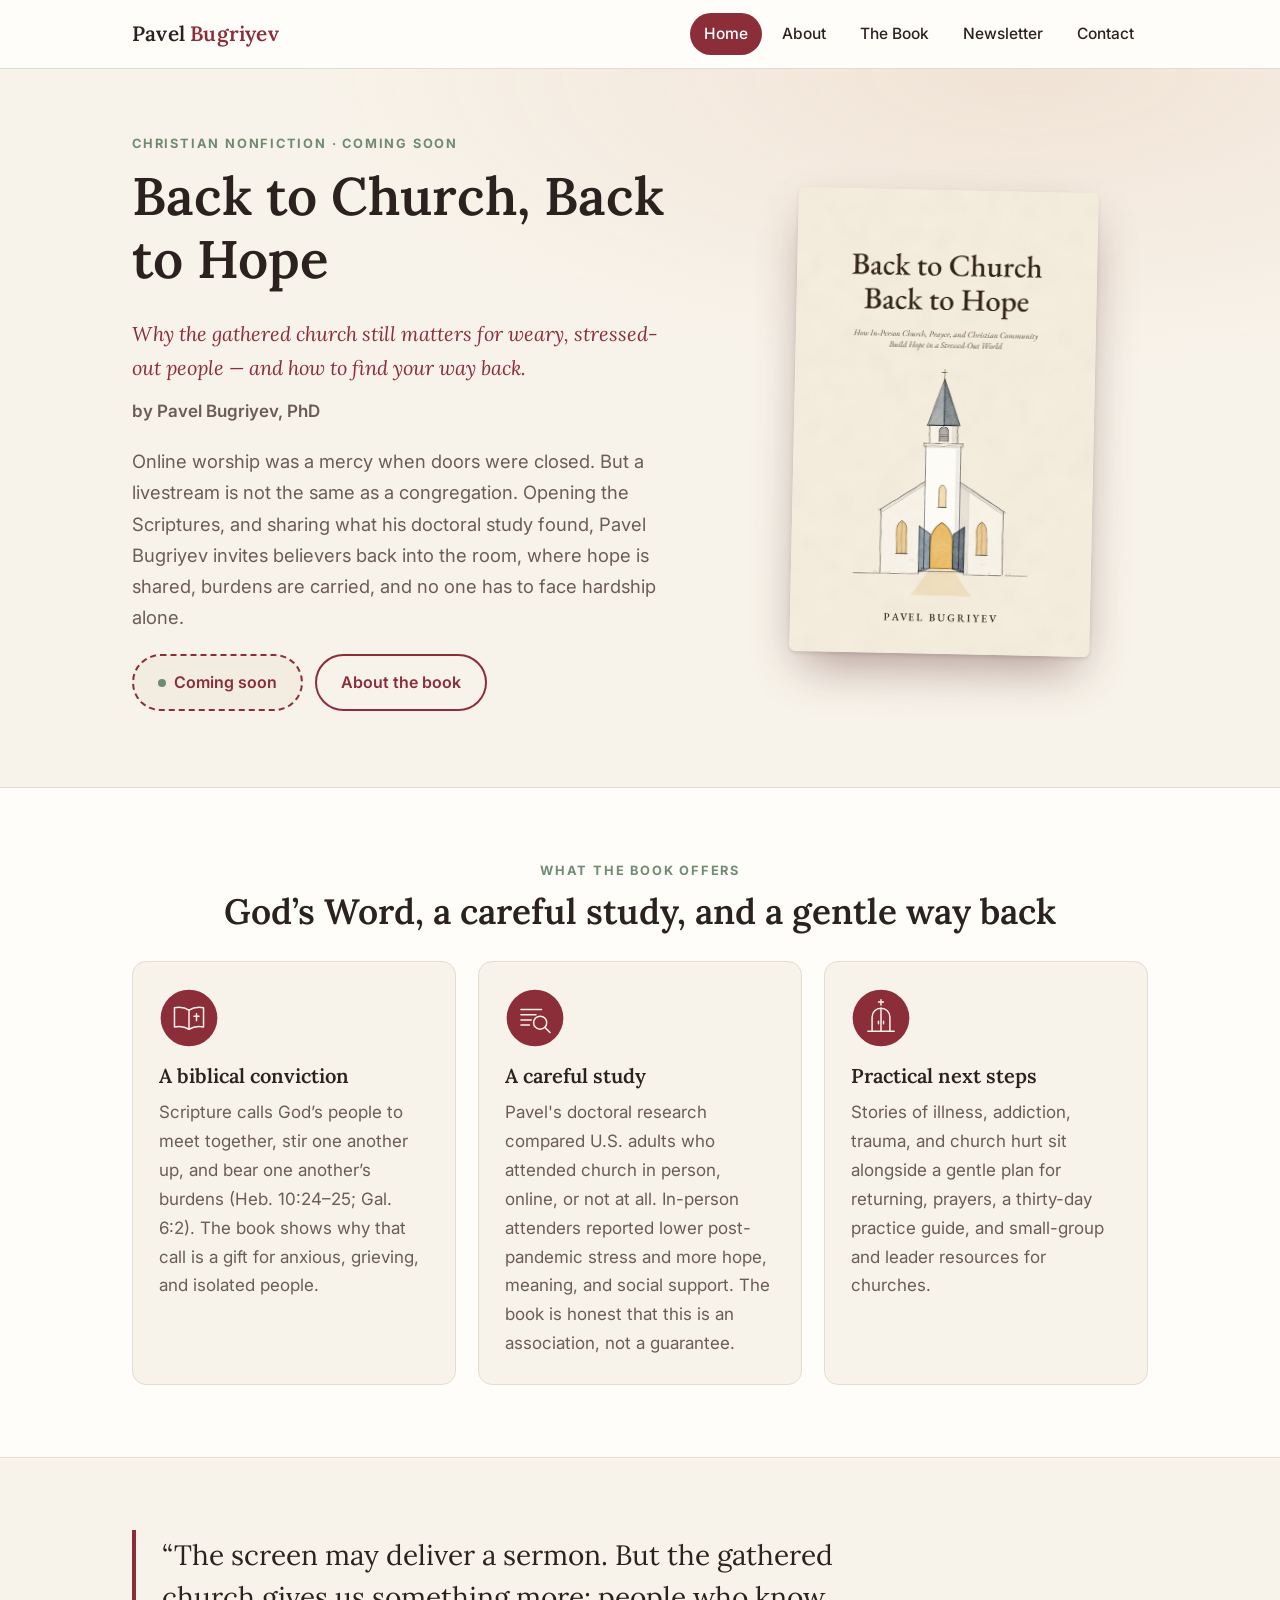
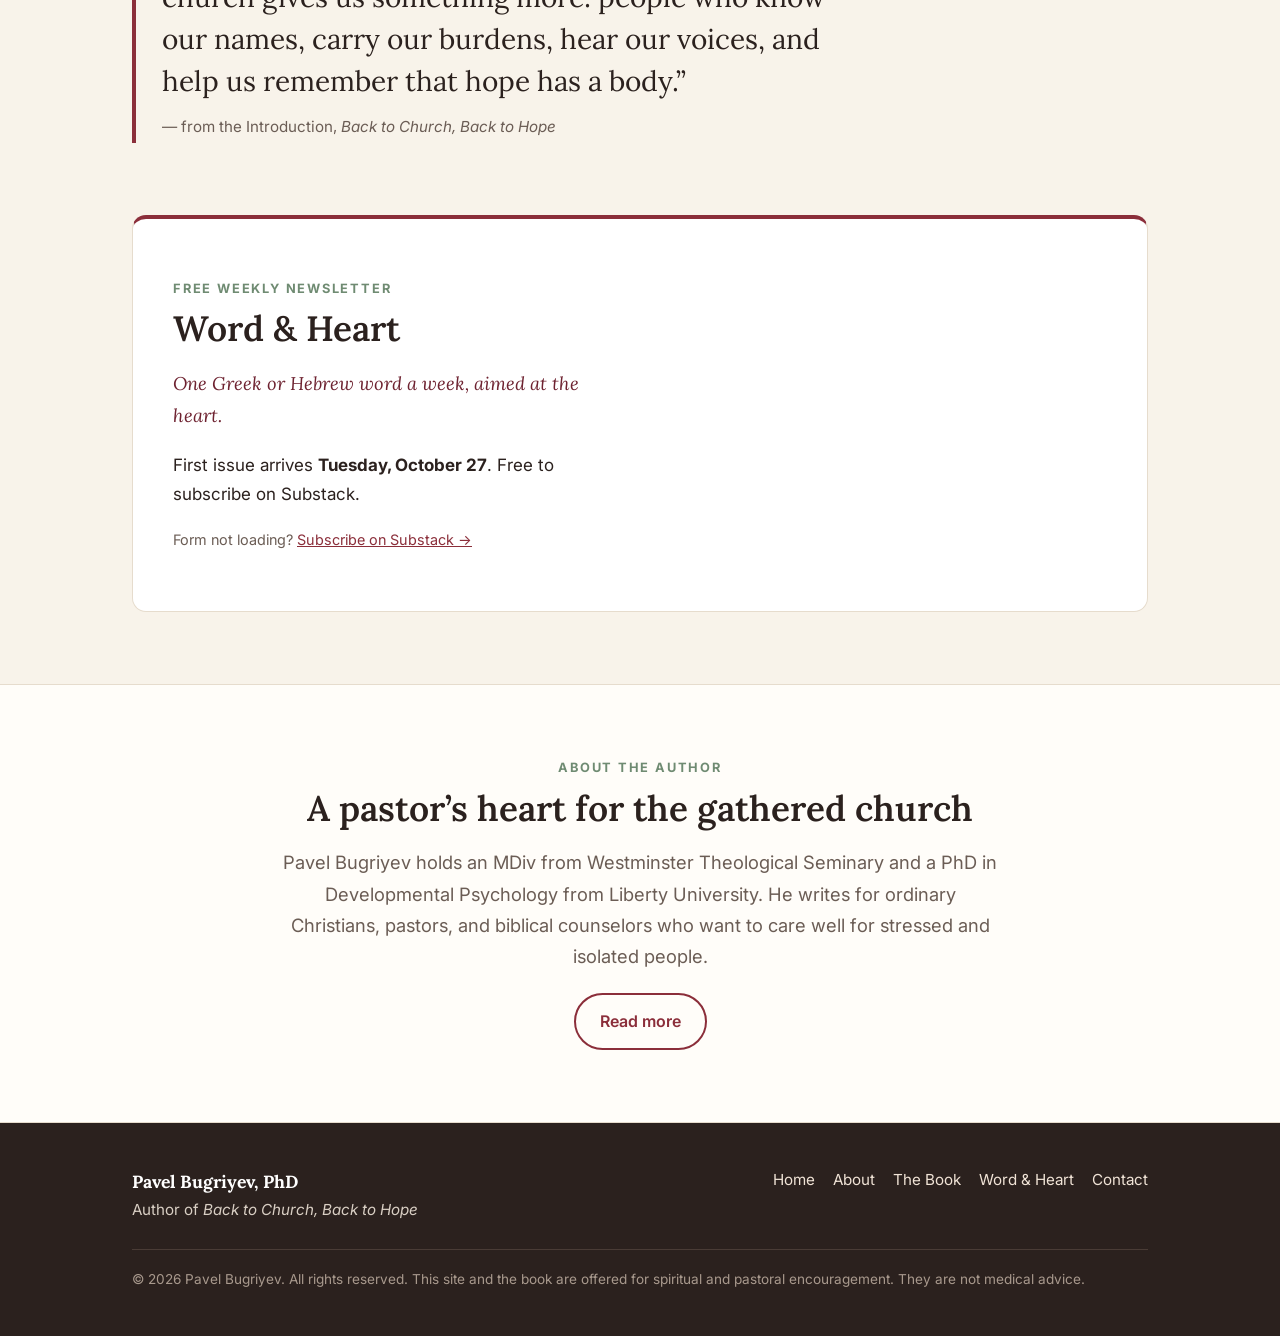
<file: index.html>
<!doctype html>
<html lang="en">
<head>
<meta charset="utf-8">
<meta name="viewport" content="width=device-width, initial-scale=1">
<title>Pavel Bugriyev, PhD | Back to Church, Back to Hope</title>
<meta name="description" content="Back to Church, Back to Hope by Pavel Bugriyev, PhD: a biblical invitation back to the gathered church for weary and stressed-out people.">
<meta name="author" content="Pavel Bugriyev">
<link rel="canonical" href="https://bugriyev.com/">
<meta name="theme-color" content="#8b2e3a">
<!-- Open Graph / social sharing -->
<meta property="og:type" content="website">
<meta property="og:site_name" content="Pavel Bugriyev">
<meta property="og:title" content="Pavel Bugriyev, PhD | Back to Church, Back to Hope">
<meta property="og:description" content="Back to Church, Back to Hope by Pavel Bugriyev, PhD: a biblical invitation back to the gathered church for weary and stressed-out people.">
<meta property="og:url" content="https://bugriyev.com/">
<meta property="og:image" content="https://bugriyev.com/assets/og-image-2026.jpg">
<meta property="og:image:width" content="1200">
<meta property="og:image:height" content="630">
<meta property="og:image:alt" content="Back to Church, Back to Hope by Pavel Bugriyev, PhD">
<meta name="twitter:card" content="summary_large_image">
<meta name="twitter:title" content="Pavel Bugriyev, PhD | Back to Church, Back to Hope">
<meta name="twitter:description" content="Back to Church, Back to Hope by Pavel Bugriyev, PhD: a biblical invitation back to the gathered church for weary and stressed-out people.">
<meta name="twitter:image" content="https://bugriyev.com/assets/og-image-2026.jpg">
<link rel="icon" href="favicon.svg" type="image/svg+xml">
<link rel="preconnect" href="https://fonts.googleapis.com">
<link rel="preconnect" href="https://fonts.gstatic.com" crossorigin>
<link href="https://fonts.googleapis.com/css2?family=Inter:wght@400;500;600;700&family=Lora:ital,wght@0,500;0,600;1,500&display=swap" rel="stylesheet">
<link rel="stylesheet" href="styles.css">
</head>
<body>
<a class="skip" href="#main">Skip to content</a>
<header class="site-header">
  <div class="wrap">
    <a class="brand" href="index.html">Pavel <span>Bugriyev</span></a>
    <button class="nav-toggle" aria-expanded="false" aria-controls="site-nav">Menu</button>
    <nav class="nav" id="site-nav" aria-label="Main">
      <ul>
        <li><a href="index.html" aria-current="page">Home</a></li>
        <li><a href="about.html">About</a></li>
        <li><a href="book.html">The Book</a></li>
        <li><a href="https://wordandheart.substack.com">Newsletter</a></li>
        <li><a href="contact.html">Contact</a></li>
      </ul>
    </nav>
  </div>
</header>
<main id="main">

<section class="hero">
  <div class="wrap">
    <div>
      <p class="eyebrow">Christian nonfiction &middot; Coming soon</p>
      <h1>Back to Church, Back to Hope</h1>
      <p class="tagline">Why the gathered church still matters for weary, stressed-out people &mdash; and how to find your way back.</p>
      <p class="byline">by Pavel Bugriyev, PhD</p>
      <p class="lead">Online worship was a mercy when doors were closed. But a livestream is not the same as a congregation. Opening the Scriptures, and sharing what his doctoral study found, Pavel Bugriyev invites believers back into the room, where hope is shared, burdens are carried, and no one has to face hardship alone.</p>
      <div class="btn-row">
        <span class="btn btn-soon" aria-label="New paperback and hardcover editions coming soon">Coming soon</span>
        <a class="btn btn-ghost" href="book.html">About the book</a>
      </div>
    </div>
    <div class="hero-cover">
      <img class="cover" src="assets/cover-2026.jpg" width="600" height="927" alt="Book cover: Back to Church, Back to Hope by Pavel Bugriyev, a drawing of a white country church with open doors on a cream background">
    </div>
  </div>
</section>

<section class="section-alt">
  <div class="wrap">
    <p class="eyebrow center">What the book offers</p>
    <h2 class="center">God&rsquo;s Word, a careful study, and a gentle way back</h2>
    <div class="cards icons-b">
      <div class="card">
        <svg class="card-icon" viewBox="0 0 64 64" width="60" height="60" aria-hidden="true" focusable="false"><circle class="ci-disc" cx="32" cy="32" r="30.25"/><g class="ci-glyph"><path d="M32 23.5c-4.6-2.9-10.6-3.4-15.5-2.5v20.5c4.9-.9 10.9-.4 15.5 2.5 4.6-2.9 10.6-3.4 15.5-2.5V21c-4.9-.9-10.9-.4-15.5 2.5z"/><path d="M32 23.5V44"/><path d="M40 27.5v7.5M37.3 30.2h5.4"/></g></svg>
        <h3>A biblical conviction</h3>
        <p>Scripture calls God&rsquo;s people to meet together, stir one another up, and bear one another&rsquo;s burdens (Heb. 10:24&ndash;25; Gal. 6:2). The book shows why that call is a gift for anxious, grieving, and isolated people.</p>
      </div>
      <div class="card">
        <svg class="card-icon" viewBox="0 0 64 64" width="60" height="60" aria-hidden="true" focusable="false"><circle class="ci-disc" cx="32" cy="32" r="30.25"/><g class="ci-glyph"><path d="M17 23h22M17 28.5h16M17 34h11M17 39.5h9"/><circle cx="37.5" cy="37" r="7"/><path d="M42.5 42l5.5 5.5"/></g></svg>
        <h3>A careful study</h3>
        <p>Pavel's doctoral research compared U.S. adults who attended church in person, online, or not at all. In-person attenders reported lower post-pandemic stress and more hope, meaning, and social support. The book is honest that this is an association, not a guarantee.</p>
      </div>
      <div class="card">
        <svg class="card-icon" viewBox="0 0 64 64" width="60" height="60" aria-hidden="true" focusable="false"><circle class="ci-disc" cx="32" cy="32" r="30.25"/><g class="ci-glyph"><path d="M32 12.5v5.5M29.4 15h5.2"/><path d="M22.5 46V31a9.5 9.5 0 0 1 19 0v15"/><path d="M32 21.5V46"/><path d="M18 46h28"/><path d="M29.3 35.5v2.5M34.7 35.5v2.5"/></g></svg>
        <h3>Practical next steps</h3>
        <p>Stories of illness, addiction, trauma, and church hurt sit alongside a gentle plan for returning, prayers, a thirty-day practice guide, and small-group and leader resources for churches.</p>
      </div>
    </div>
  </div>
</section>

<section>
  <div class="wrap narrow">
    <blockquote class="quote">
  &ldquo;The screen may deliver a sermon. But the gathered church gives us something more: people who know our names, carry our burdens, hear our voices, and help us remember that hope has a body.&rdquo;
  <cite>&mdash; from the Introduction, <em>Back to Church, Back to Hope</em></cite>
</blockquote>
  </div>
</section>

<section id="word-and-heart" class="wh">
  <div class="wrap">
    <div class="wh-grid">
      <div class="wh-copy">
        <p class="eyebrow">Free weekly newsletter</p>
        <h2>Word &amp; Heart</h2>
        <p class="lead">One Greek or Hebrew word a week, aimed at the heart.</p>
        <p>First issue arrives <strong>Tuesday, October 27</strong>. Free to subscribe on Substack.</p>
        <p class="wh-alt">Form not loading? <a href="https://wordandheart.substack.com" target="_blank" rel="noopener">Subscribe on Substack&nbsp;&rarr;</a></p>
      </div>
      <div class="wh-embed">
        <iframe src="https://wordandheart.substack.com/embed" title="Subscribe to Word &amp; Heart on Substack" width="480" height="320" frameborder="0" scrolling="no" loading="lazy"></iframe>
      </div>
    </div>
  </div>
</section>


<section class="section-alt">
  <div class="wrap narrow center">
    <p class="eyebrow">About the author</p>
    <h2>A pastor&rsquo;s heart for the gathered church</h2>
    <p class="lead">Pavel Bugriyev holds an MDiv from Westminster Theological Seminary and a PhD in Developmental Psychology from Liberty University. He writes for ordinary Christians, pastors, and biblical counselors who want to care well for stressed and isolated people.</p>
    <a class="btn btn-ghost" href="about.html">Read more</a>
  </div>
</section>
</main>
<footer class="site-footer">
  <div class="wrap">
    <div>
      <strong style="color:#fff;font-family:var(--serif);font-size:1.1rem">Pavel Bugriyev, PhD</strong><br>
      Author of <em>Back to Church, Back to Hope</em>
    </div>
    <nav aria-label="Footer">
      <ul>
        <li><a href="index.html">Home</a></li>
        <li><a href="about.html">About</a></li>
        <li><a href="book.html">The Book</a></li>
        <li><a href="https://wordandheart.substack.com">Word &amp; Heart</a></li>
        <li><a href="contact.html">Contact</a></li>
      </ul>
    </nav>
    <p class="copy">&copy; 2026 Pavel Bugriyev. All rights reserved. This site and the book are offered for spiritual and pastoral encouragement. They are not medical advice.</p>
  </div>
</footer>
<script>
  // Mobile menu toggle (the only script on the site besides the contact-form redirect helper)
  (function(){var b=document.querySelector('.nav-toggle'),n=document.getElementById('site-nav');
  if(b&&n)b.addEventListener('click',function(){var o=n.classList.toggle('open');b.setAttribute('aria-expanded',o)});})();
</script>
</body>
</html>
</file>
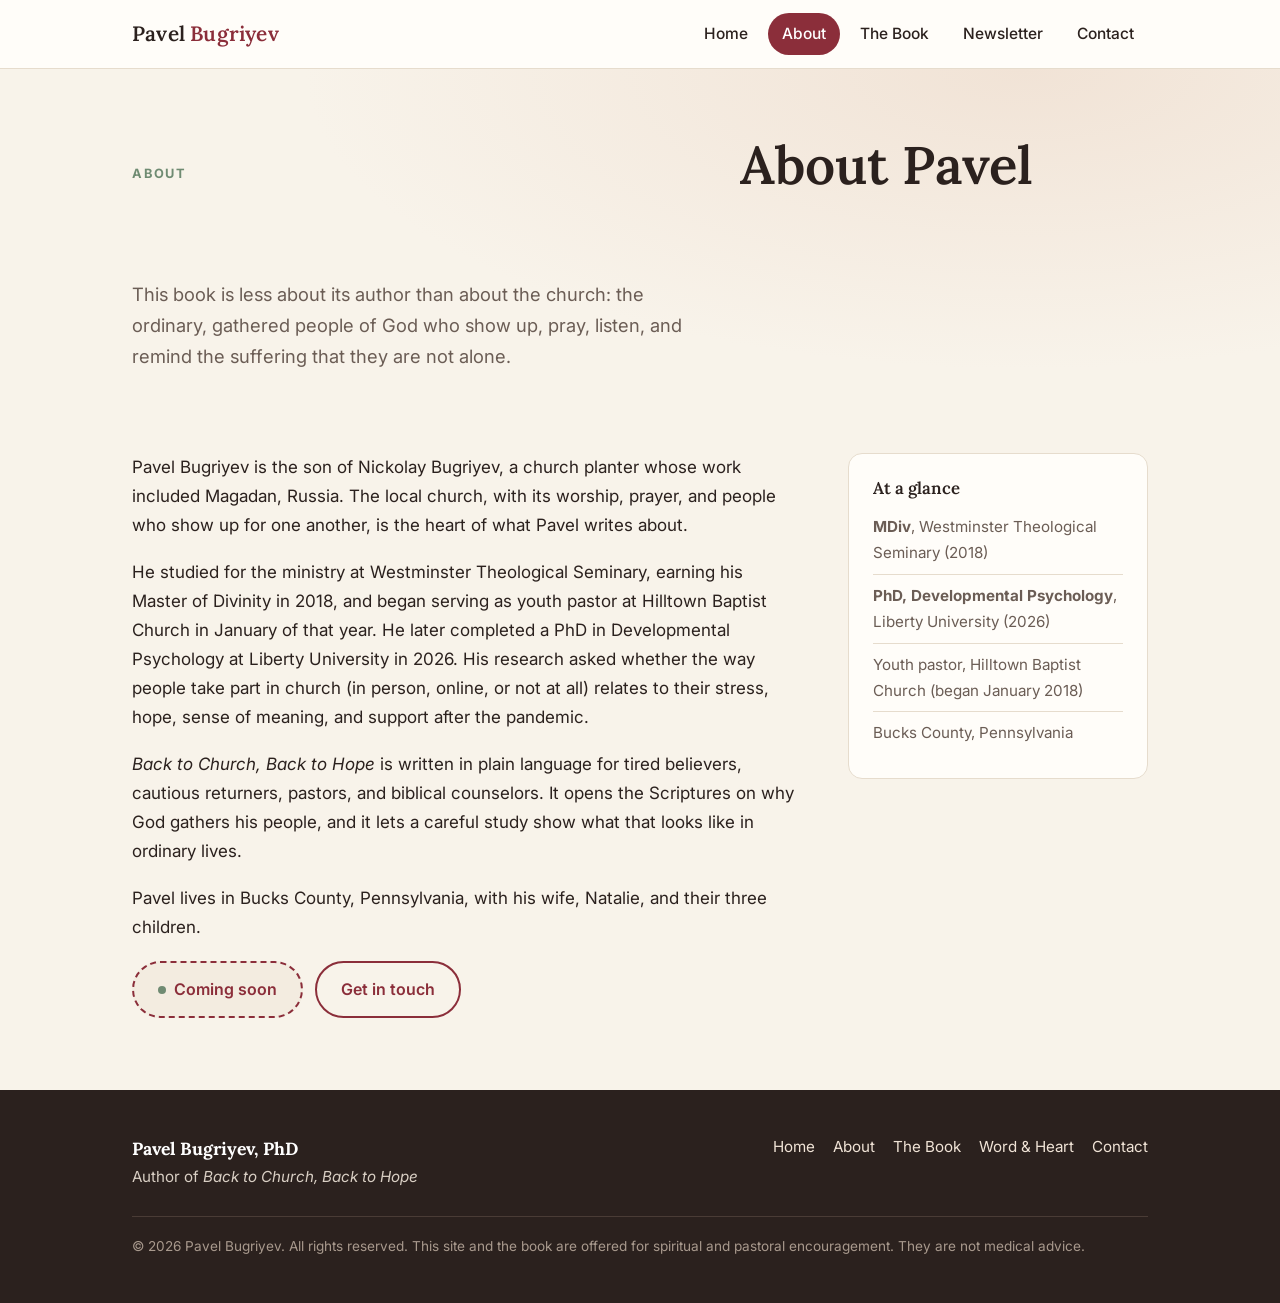
<file: about.html>
<!doctype html>
<html lang="en">
<head>
<meta charset="utf-8">
<meta name="viewport" content="width=device-width, initial-scale=1">
<title>About Pavel Bugriyev, PhD</title>
<meta name="description" content="Pavel Bugriyev (MDiv, Westminster Theological Seminary; PhD, Liberty University) writes about the gathered church, hope, and Christian community.">
<meta name="author" content="Pavel Bugriyev">
<link rel="canonical" href="https://bugriyev.com/about.html">
<meta name="theme-color" content="#8b2e3a">
<!-- Open Graph / social sharing -->
<meta property="og:type" content="website">
<meta property="og:site_name" content="Pavel Bugriyev">
<meta property="og:title" content="About Pavel Bugriyev, PhD">
<meta property="og:description" content="Pavel Bugriyev (MDiv, Westminster Theological Seminary; PhD, Liberty University) writes about the gathered church, hope, and Christian community.">
<meta property="og:url" content="https://bugriyev.com/about.html">
<meta property="og:image" content="https://bugriyev.com/assets/og-image-2026.jpg">
<meta property="og:image:width" content="1200">
<meta property="og:image:height" content="630">
<meta property="og:image:alt" content="Back to Church, Back to Hope by Pavel Bugriyev, PhD">
<meta name="twitter:card" content="summary_large_image">
<meta name="twitter:title" content="About Pavel Bugriyev, PhD">
<meta name="twitter:description" content="Pavel Bugriyev (MDiv, Westminster Theological Seminary; PhD, Liberty University) writes about the gathered church, hope, and Christian community.">
<meta name="twitter:image" content="https://bugriyev.com/assets/og-image-2026.jpg">
<link rel="icon" href="favicon.svg" type="image/svg+xml">
<link rel="preconnect" href="https://fonts.googleapis.com">
<link rel="preconnect" href="https://fonts.gstatic.com" crossorigin>
<link href="https://fonts.googleapis.com/css2?family=Inter:wght@400;500;600;700&family=Lora:ital,wght@0,500;0,600;1,500&display=swap" rel="stylesheet">
<link rel="stylesheet" href="styles.css">
</head>
<body>
<a class="skip" href="#main">Skip to content</a>
<header class="site-header">
  <div class="wrap">
    <a class="brand" href="index.html">Pavel <span>Bugriyev</span></a>
    <button class="nav-toggle" aria-expanded="false" aria-controls="site-nav">Menu</button>
    <nav class="nav" id="site-nav" aria-label="Main">
      <ul>
        <li><a href="index.html">Home</a></li>
        <li><a href="about.html" aria-current="page">About</a></li>
        <li><a href="book.html">The Book</a></li>
        <li><a href="https://wordandheart.substack.com">Newsletter</a></li>
        <li><a href="contact.html">Contact</a></li>
      </ul>
    </nav>
  </div>
</header>
<main id="main">

<section class="hero" style="padding-bottom:40px">
  <div class="wrap narrow">
    <p class="eyebrow">About</p>
    <h1>About Pavel</h1>
    <p class="lead">This book is less about its author than about the church: the ordinary, gathered people of God who show up, pray, listen, and remind the suffering that they are not alone.</p>
  </div>
</section>
<section style="padding-top:20px">
  <div class="wrap about-grid">
    <div>
      <p>Pavel Bugriyev is the son of Nickolay Bugriyev, a church planter whose work included Magadan, Russia. The local church, with its worship, prayer, and people who show up for one another, is the heart of what Pavel writes about.</p>
      <p>He studied for the ministry at Westminster Theological Seminary, earning his Master of Divinity in 2018, and began serving as youth pastor at Hilltown Baptist Church in January of that year. He later completed a PhD in Developmental Psychology at Liberty University in 2026. His research asked whether the way people take part in church (in person, online, or not at all) relates to their stress, hope, sense of meaning, and support after the pandemic.</p>
      <p><em>Back to Church, Back to Hope</em> is written in plain language for tired believers, cautious returners, pastors, and biblical counselors. It opens the Scriptures on why God gathers his people, and it lets a careful study show what that looks like in ordinary lives.</p>
      <p>Pavel lives in Bucks County, Pennsylvania, with his wife, Natalie, and their three children.</p>
      <div class="btn-row"><span class="btn btn-soon" aria-label="New paperback and hardcover editions coming soon">Coming soon</span><a class="btn btn-ghost" href="contact.html">Get in touch</a></div>
    </div>
    <aside class="facts" aria-label="At a glance">
      <h3>At a glance</h3>
      <ul>
        <li><strong>MDiv</strong>, Westminster Theological Seminary (2018)</li>
        <li><strong>PhD, Developmental Psychology</strong>, Liberty University (2026)</li>
        <li>Youth pastor, Hilltown Baptist Church (began January 2018)</li>
        <li>Bucks County, Pennsylvania</li>
      </ul>
    </aside>
  </div>
</section>
</main>
<footer class="site-footer">
  <div class="wrap">
    <div>
      <strong style="color:#fff;font-family:var(--serif);font-size:1.1rem">Pavel Bugriyev, PhD</strong><br>
      Author of <em>Back to Church, Back to Hope</em>
    </div>
    <nav aria-label="Footer">
      <ul>
        <li><a href="index.html">Home</a></li>
        <li><a href="about.html">About</a></li>
        <li><a href="book.html">The Book</a></li>
        <li><a href="https://wordandheart.substack.com">Word &amp; Heart</a></li>
        <li><a href="contact.html">Contact</a></li>
      </ul>
    </nav>
    <p class="copy">&copy; 2026 Pavel Bugriyev. All rights reserved. This site and the book are offered for spiritual and pastoral encouragement. They are not medical advice.</p>
  </div>
</footer>
<script>
  // Mobile menu toggle (the only script on the site besides the contact-form redirect helper)
  (function(){var b=document.querySelector('.nav-toggle'),n=document.getElementById('site-nav');
  if(b&&n)b.addEventListener('click',function(){var o=n.classList.toggle('open');b.setAttribute('aria-expanded',o)});})();
</script>
</body>
</html>
</file>
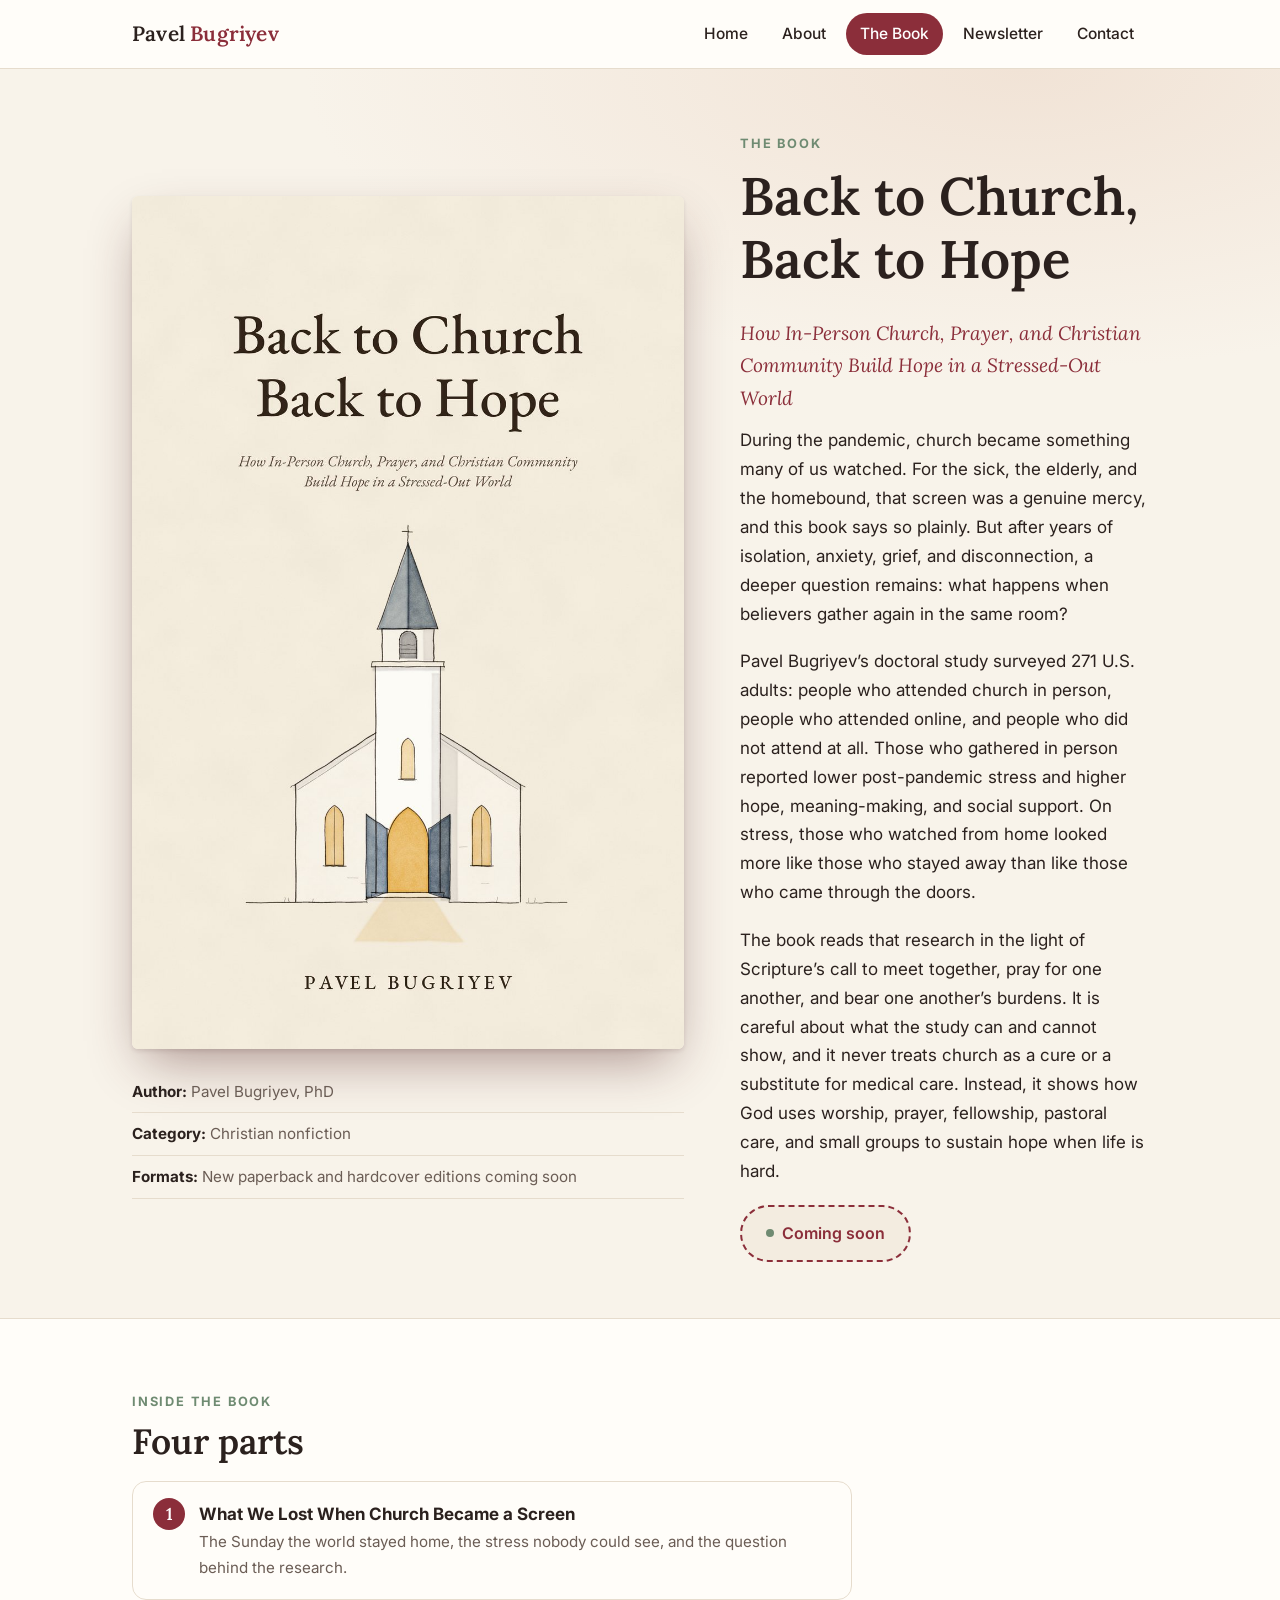
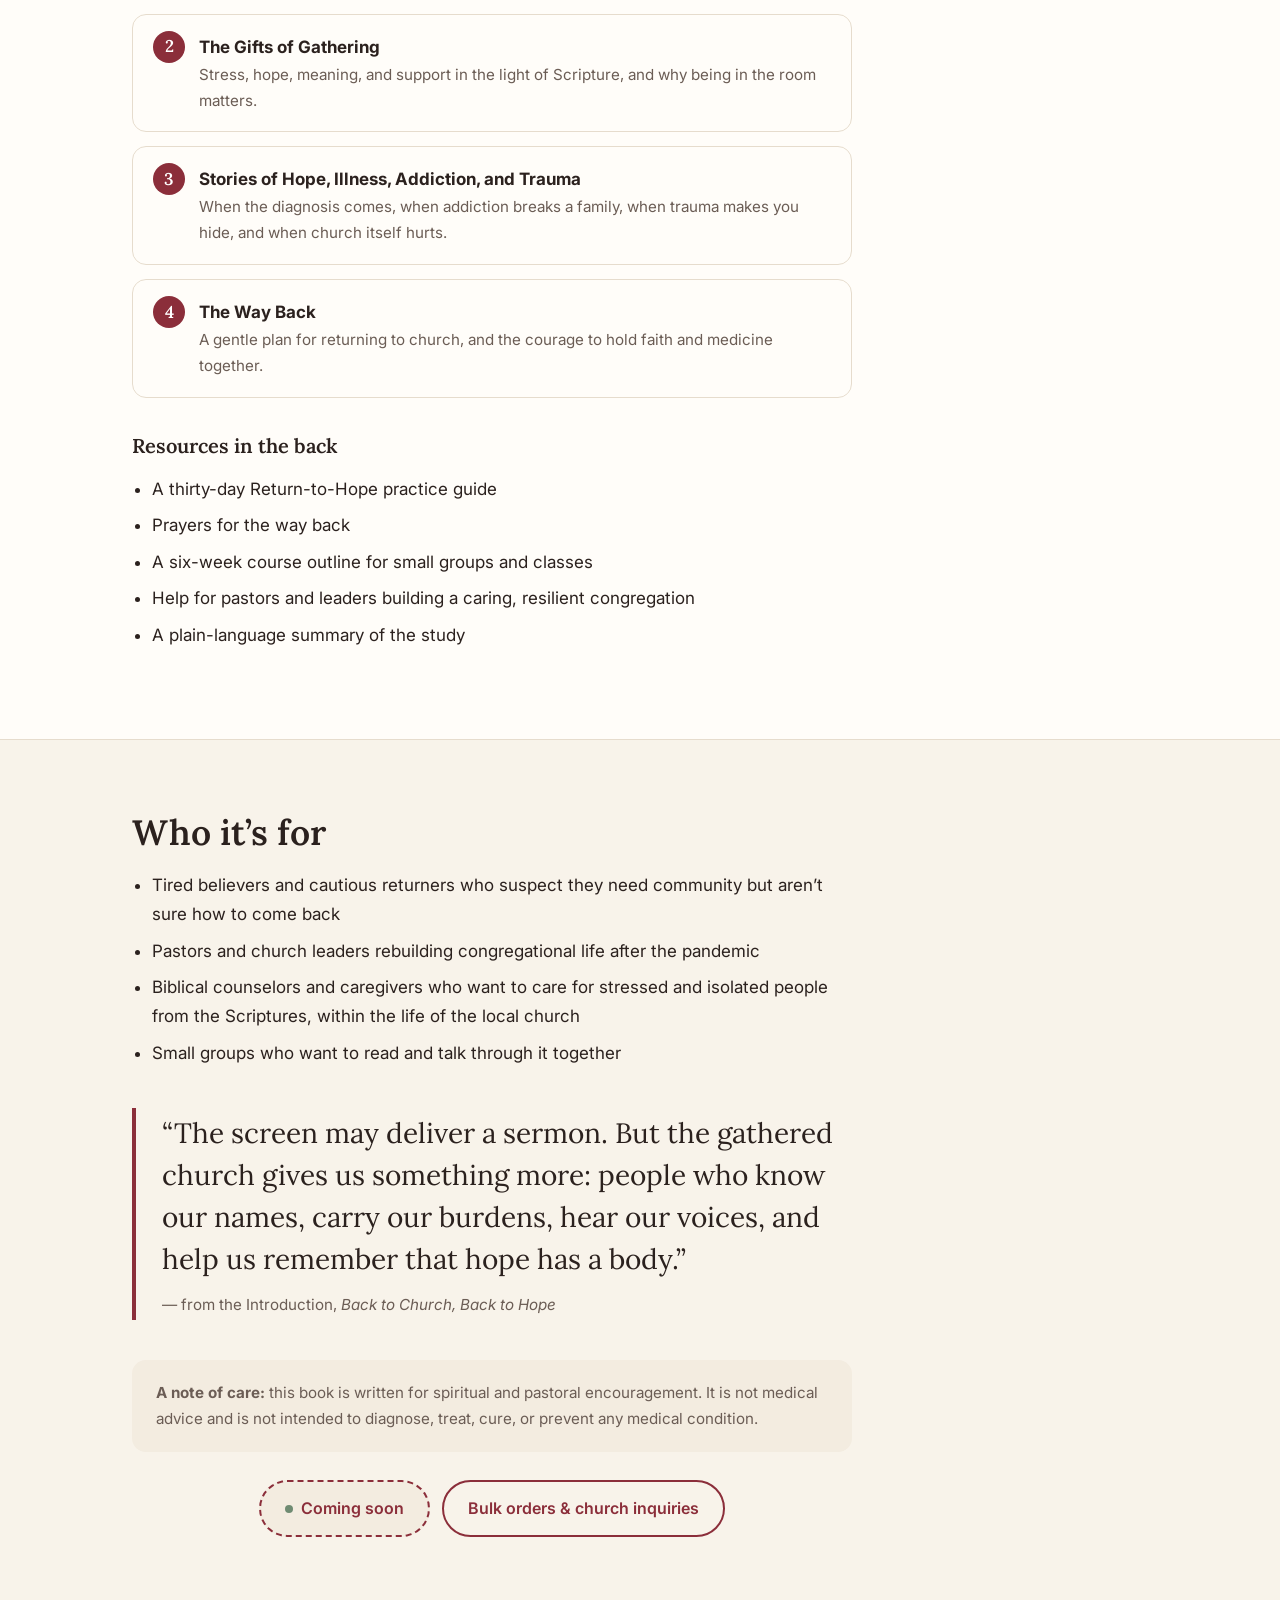
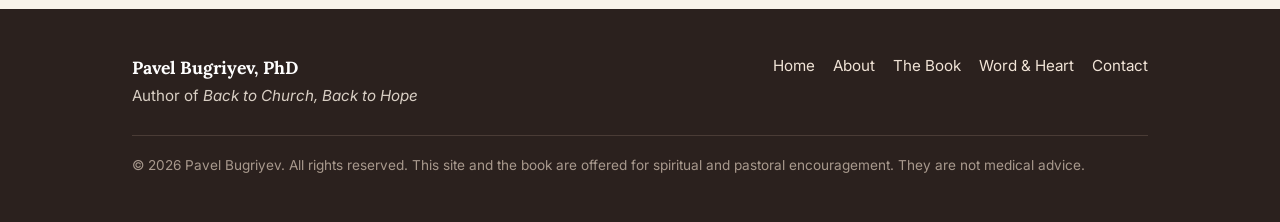
<file: book.html>
<!doctype html>
<html lang="en">
<head>
<meta charset="utf-8">
<meta name="viewport" content="width=device-width, initial-scale=1">
<title>Back to Church, Back to Hope | Pavel Bugriyev, PhD</title>
<meta name="description" content="During the pandemic, church became a livestream. This book asks what happens when believers gather again, drawing on Scripture and a study of 271 U.S. adults.">
<meta name="author" content="Pavel Bugriyev">
<link rel="canonical" href="https://bugriyev.com/book.html">
<meta name="theme-color" content="#8b2e3a">
<!-- Open Graph / social sharing -->
<meta property="og:type" content="book">
<meta property="og:site_name" content="Pavel Bugriyev">
<meta property="og:title" content="Back to Church, Back to Hope | Pavel Bugriyev, PhD">
<meta property="og:description" content="During the pandemic, church became a livestream. This book asks what happens when believers gather again, drawing on Scripture and a study of 271 U.S. adults.">
<meta property="og:url" content="https://bugriyev.com/book.html">
<meta property="og:image" content="https://bugriyev.com/assets/og-image-2026.jpg">
<meta property="og:image:width" content="1200">
<meta property="og:image:height" content="630">
<meta property="og:image:alt" content="Back to Church, Back to Hope by Pavel Bugriyev, PhD">
<meta name="twitter:card" content="summary_large_image">
<meta name="twitter:title" content="Back to Church, Back to Hope | Pavel Bugriyev, PhD">
<meta name="twitter:description" content="During the pandemic, church became a livestream. This book asks what happens when believers gather again, drawing on Scripture and a study of 271 U.S. adults.">
<meta name="twitter:image" content="https://bugriyev.com/assets/og-image-2026.jpg">
<link rel="icon" href="favicon.svg" type="image/svg+xml">
<link rel="preconnect" href="https://fonts.googleapis.com">
<link rel="preconnect" href="https://fonts.gstatic.com" crossorigin>
<link href="https://fonts.googleapis.com/css2?family=Inter:wght@400;500;600;700&family=Lora:ital,wght@0,500;0,600;1,500&display=swap" rel="stylesheet">
<link rel="stylesheet" href="styles.css">
<script type="application/ld+json">{"@context": "https://schema.org", "@type": "Book", "name": "Back to Church, Back to Hope", "alternativeHeadline": "How In-Person Church, Prayer, and Christian Community Build Hope in a Stressed-Out World", "author": {"@type": "Person", "name": "Pavel Bugriyev", "url": "https://bugriyev.com"}, "inLanguage": "en", "genre": "Christian nonfiction", "image": "https://bugriyev.com/assets/cover-2026-large.jpg", "url": "https://bugriyev.com/book.html"}</script>
</head>
<body>
<a class="skip" href="#main">Skip to content</a>
<header class="site-header">
  <div class="wrap">
    <a class="brand" href="index.html">Pavel <span>Bugriyev</span></a>
    <button class="nav-toggle" aria-expanded="false" aria-controls="site-nav">Menu</button>
    <nav class="nav" id="site-nav" aria-label="Main">
      <ul>
        <li><a href="index.html">Home</a></li>
        <li><a href="about.html">About</a></li>
        <li><a href="book.html" aria-current="page">The Book</a></li>
        <li><a href="https://wordandheart.substack.com">Newsletter</a></li>
        <li><a href="contact.html">Contact</a></li>
      </ul>
    </nav>
  </div>
</header>
<main id="main">

<section class="hero" style="padding-bottom:56px">
  <div class="wrap book-grid">
    <div>
      <img class="cover" src="assets/cover-2026-large.jpg" width="1000" height="1545" alt="Book cover: Back to Church, Back to Hope by Pavel Bugriyev">
      <ul class="details">
        <li><strong>Author:</strong> Pavel Bugriyev, PhD</li>
        <li><strong>Category:</strong> Christian nonfiction</li>
        <li><strong>Formats:</strong> New paperback and hardcover editions coming soon</li>
      </ul>
    </div>
    <div>
      <p class="eyebrow">The book</p>
      <h1>Back to Church, Back to Hope</h1>
      <p class="tagline" style="font-family:var(--serif);font-style:italic;color:var(--wine);font-size:1.2rem">How In-Person Church, Prayer, and Christian Community Build Hope in a Stressed-Out World</p>
      <p>During the pandemic, church became something many of us watched. For the sick, the elderly, and the homebound, that screen was a genuine mercy, and this book says so plainly. But after years of isolation, anxiety, grief, and disconnection, a deeper question remains: what happens when believers gather again in the same room?</p>
      <p>Pavel Bugriyev&rsquo;s doctoral study surveyed 271 U.S. adults: people who attended church in person, people who attended online, and people who did not attend at all. Those who gathered in person reported lower post-pandemic stress and higher hope, meaning-making, and social support. On stress, those who watched from home looked more like those who stayed away than like those who came through the doors.</p>
      <p>The book reads that research in the light of Scripture&rsquo;s call to meet together, pray for one another, and bear one another&rsquo;s burdens. It is careful about what the study can and cannot show, and it never treats church as a cure or a substitute for medical care. Instead, it shows how God uses worship, prayer, fellowship, pastoral care, and small groups to sustain hope when life is hard.</p>
      <div class="btn-row"><span class="btn btn-soon" aria-label="New paperback and hardcover editions coming soon">Coming soon</span></div>
    </div>
  </div>
</section>

<section class="section-alt">
  <div class="wrap narrow">
    <p class="eyebrow">Inside the book</p>
    <h2>Four parts</h2>
    <ol class="parts">
      <li><strong>What We Lost When Church Became a Screen</strong><span>The Sunday the world stayed home, the stress nobody could see, and the question behind the research.</span></li>
      <li><strong>The Gifts of Gathering</strong><span>Stress, hope, meaning, and support in the light of Scripture, and why being in the room matters.</span></li>
      <li><strong>Stories of Hope, Illness, Addiction, and Trauma</strong><span>When the diagnosis comes, when addiction breaks a family, when trauma makes you hide, and when church itself hurts.</span></li>
      <li><strong>The Way Back</strong><span>A gentle plan for returning to church, and the courage to hold faith and medicine together.</span></li>
    </ol>
    <h3 style="margin-top:36px">Resources in the back</h3>
    <ul class="ticks">
      <li>A thirty-day Return-to-Hope practice guide</li>
      <li>Prayers for the way back</li>
      <li>A six-week course outline for small groups and classes</li>
      <li>Help for pastors and leaders building a caring, resilient congregation</li>
      <li>A plain-language summary of the study</li>
    </ul>
  </div>
</section>

<section>
  <div class="wrap narrow">
    <h2>Who it&rsquo;s for</h2>
    <ul class="ticks">
      <li>Tired believers and cautious returners who suspect they need community but aren&rsquo;t sure how to come back</li>
      <li>Pastors and church leaders rebuilding congregational life after the pandemic</li>
      <li>Biblical counselors and caregivers who want to care for stressed and isolated people from the Scriptures, within the life of the local church</li>
      <li>Small groups who want to read and talk through it together</li>
    </ul>
    <div style="margin:40px 0"><blockquote class="quote">
  &ldquo;The screen may deliver a sermon. But the gathered church gives us something more: people who know our names, carry our burdens, hear our voices, and help us remember that hope has a body.&rdquo;
  <cite>&mdash; from the Introduction, <em>Back to Church, Back to Hope</em></cite>
</blockquote></div>
    <p class="note"><strong>A note of care:</strong> this book is written for spiritual and pastoral encouragement. It is not medical advice and is not intended to diagnose, treat, cure, or prevent any medical condition.</p>
    <div class="btn-row center" style="justify-content:center;margin-top:28px"><span class="btn btn-soon" aria-label="New paperback and hardcover editions coming soon">Coming soon</span><a class="btn btn-ghost" href="contact.html">Bulk orders &amp; church inquiries</a></div>
  </div>
</section>
</main>
<footer class="site-footer">
  <div class="wrap">
    <div>
      <strong style="color:#fff;font-family:var(--serif);font-size:1.1rem">Pavel Bugriyev, PhD</strong><br>
      Author of <em>Back to Church, Back to Hope</em>
    </div>
    <nav aria-label="Footer">
      <ul>
        <li><a href="index.html">Home</a></li>
        <li><a href="about.html">About</a></li>
        <li><a href="book.html">The Book</a></li>
        <li><a href="https://wordandheart.substack.com">Word &amp; Heart</a></li>
        <li><a href="contact.html">Contact</a></li>
      </ul>
    </nav>
    <p class="copy">&copy; 2026 Pavel Bugriyev. All rights reserved. This site and the book are offered for spiritual and pastoral encouragement. They are not medical advice.</p>
  </div>
</footer>
<script>
  // Mobile menu toggle (the only script on the site besides the contact-form redirect helper)
  (function(){var b=document.querySelector('.nav-toggle'),n=document.getElementById('site-nav');
  if(b&&n)b.addEventListener('click',function(){var o=n.classList.toggle('open');b.setAttribute('aria-expanded',o)});})();
</script>
</body>
</html>
</file>
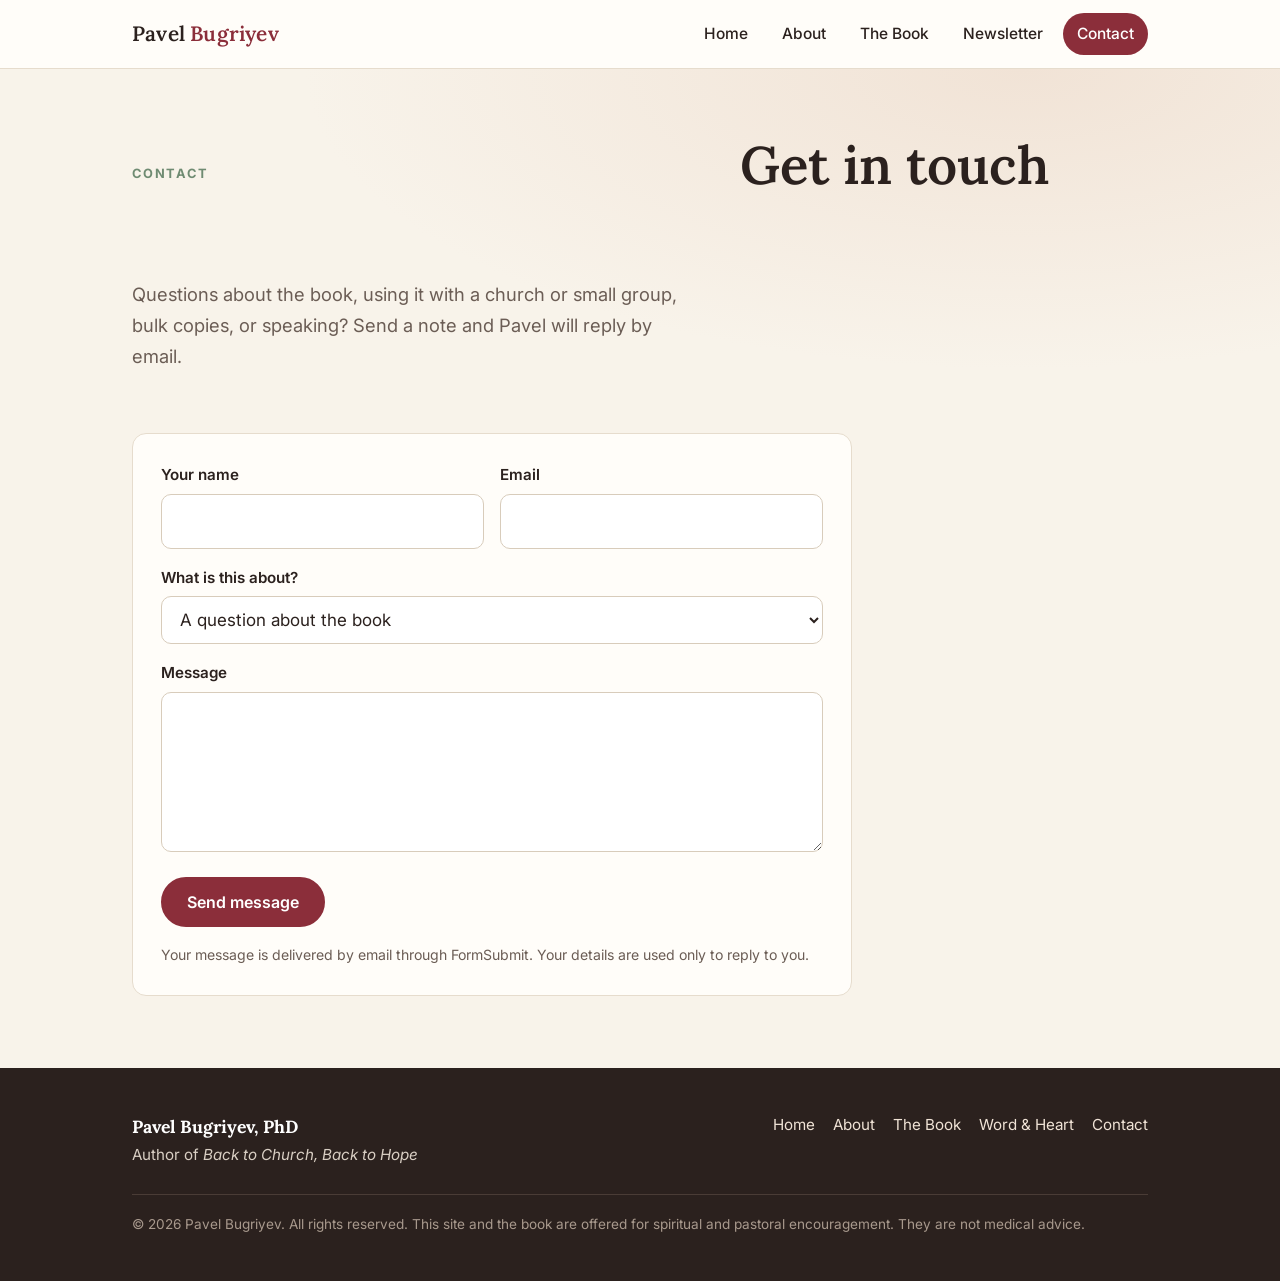
<file: contact.html>
<!doctype html>
<html lang="en">
<head>
<meta charset="utf-8">
<meta name="viewport" content="width=device-width, initial-scale=1">
<title>Contact Pavel Bugriyev</title>
<meta name="description" content="Get in touch with Pavel Bugriyev about Back to Church, Back to Hope, speaking, church and small-group use, or bulk orders.">
<meta name="author" content="Pavel Bugriyev">
<link rel="canonical" href="https://bugriyev.com/contact.html">
<meta name="theme-color" content="#8b2e3a">
<!-- Open Graph / social sharing -->
<meta property="og:type" content="website">
<meta property="og:site_name" content="Pavel Bugriyev">
<meta property="og:title" content="Contact Pavel Bugriyev">
<meta property="og:description" content="Get in touch with Pavel Bugriyev about Back to Church, Back to Hope, speaking, church and small-group use, or bulk orders.">
<meta property="og:url" content="https://bugriyev.com/contact.html">
<meta property="og:image" content="https://bugriyev.com/assets/og-image-2026.jpg">
<meta property="og:image:width" content="1200">
<meta property="og:image:height" content="630">
<meta property="og:image:alt" content="Back to Church, Back to Hope by Pavel Bugriyev, PhD">
<meta name="twitter:card" content="summary_large_image">
<meta name="twitter:title" content="Contact Pavel Bugriyev">
<meta name="twitter:description" content="Get in touch with Pavel Bugriyev about Back to Church, Back to Hope, speaking, church and small-group use, or bulk orders.">
<meta name="twitter:image" content="https://bugriyev.com/assets/og-image-2026.jpg">
<link rel="icon" href="favicon.svg" type="image/svg+xml">
<link rel="preconnect" href="https://fonts.googleapis.com">
<link rel="preconnect" href="https://fonts.gstatic.com" crossorigin>
<link href="https://fonts.googleapis.com/css2?family=Inter:wght@400;500;600;700&family=Lora:ital,wght@0,500;0,600;1,500&display=swap" rel="stylesheet">
<link rel="stylesheet" href="styles.css">
</head>
<body>
<a class="skip" href="#main">Skip to content</a>
<header class="site-header">
  <div class="wrap">
    <a class="brand" href="index.html">Pavel <span>Bugriyev</span></a>
    <button class="nav-toggle" aria-expanded="false" aria-controls="site-nav">Menu</button>
    <nav class="nav" id="site-nav" aria-label="Main">
      <ul>
        <li><a href="index.html">Home</a></li>
        <li><a href="about.html">About</a></li>
        <li><a href="book.html">The Book</a></li>
        <li><a href="https://wordandheart.substack.com">Newsletter</a></li>
        <li><a href="contact.html" aria-current="page">Contact</a></li>
      </ul>
    </nav>
  </div>
</header>
<main id="main">

<section class="hero" style="padding-bottom:30px">
  <div class="wrap narrow">
    <p class="eyebrow">Contact</p>
    <h1>Get in touch</h1>
    <p class="lead">Questions about the book, using it with a church or small group, bulk copies, or speaking? Send a note and Pavel will reply by email.</p>
  </div>
</section>
<section style="padding-top:10px">
  <div class="wrap narrow">
    <!-- Contact form powered by FormSubmit (https://formsubmit.co): free, no account, no backend.
         The FIRST submission sends an activation email to the address below; click "Activate Form" in it.
         After activation FormSubmit also gives a random alias (formsubmit.co/el/xxxxxx or a long hash) you can
         swap into the action URL so the email address isn't visible in the page source. -->
    <form class="contact" action="https://formsubmit.co/p.bugriyev@gmail.com" method="POST">
      <input type="hidden" name="_subject" value="New message from bugriyev.com">
      <input type="hidden" name="_template" value="table">
      <input type="hidden" name="_next" id="form-next" value="https://bugriyev.com/thanks.html">
      <input type="text" name="_honey" class="hp" tabindex="-1" autocomplete="off" aria-hidden="true">
      <div class="form-row">
        <div><label for="name">Your name</label><input id="name" name="name" required autocomplete="name"></div>
        <div><label for="email">Email</label><input id="email" type="email" name="email" required autocomplete="email"></div>
      </div>
      <div>
        <label for="topic">What is this about?</label>
        <select id="topic" name="topic">
          <option>A question about the book</option>
          <option>Church or small-group use</option>
          <option>Bulk copies</option>
          <option>Speaking or interview request</option>
          <option>Something else</option>
        </select>
      </div>
      <div><label for="message">Message</label><textarea id="message" name="message" required></textarea></div>
      <div><button class="btn btn-primary" type="submit">Send message</button></div>
      <p class="small" style="margin:0">Your message is delivered by email through FormSubmit. Your details are used only to reply to you.</p>
    </form>
  </div>
</section>
<script>
  // Send visitors back to this site's thank-you page whichever address they used (github.io or bugriyev.com).
  document.getElementById('form-next').value = new URL('thanks.html', location.href).href;
</script>
</main>
<footer class="site-footer">
  <div class="wrap">
    <div>
      <strong style="color:#fff;font-family:var(--serif);font-size:1.1rem">Pavel Bugriyev, PhD</strong><br>
      Author of <em>Back to Church, Back to Hope</em>
    </div>
    <nav aria-label="Footer">
      <ul>
        <li><a href="index.html">Home</a></li>
        <li><a href="about.html">About</a></li>
        <li><a href="book.html">The Book</a></li>
        <li><a href="https://wordandheart.substack.com">Word &amp; Heart</a></li>
        <li><a href="contact.html">Contact</a></li>
      </ul>
    </nav>
    <p class="copy">&copy; 2026 Pavel Bugriyev. All rights reserved. This site and the book are offered for spiritual and pastoral encouragement. They are not medical advice.</p>
  </div>
</footer>
<script>
  // Mobile menu toggle (the only script on the site besides the contact-form redirect helper)
  (function(){var b=document.querySelector('.nav-toggle'),n=document.getElementById('site-nav');
  if(b&&n)b.addEventListener('click',function(){var o=n.classList.toggle('open');b.setAttribute('aria-expanded',o)});})();
</script>
</body>
</html>
</file>
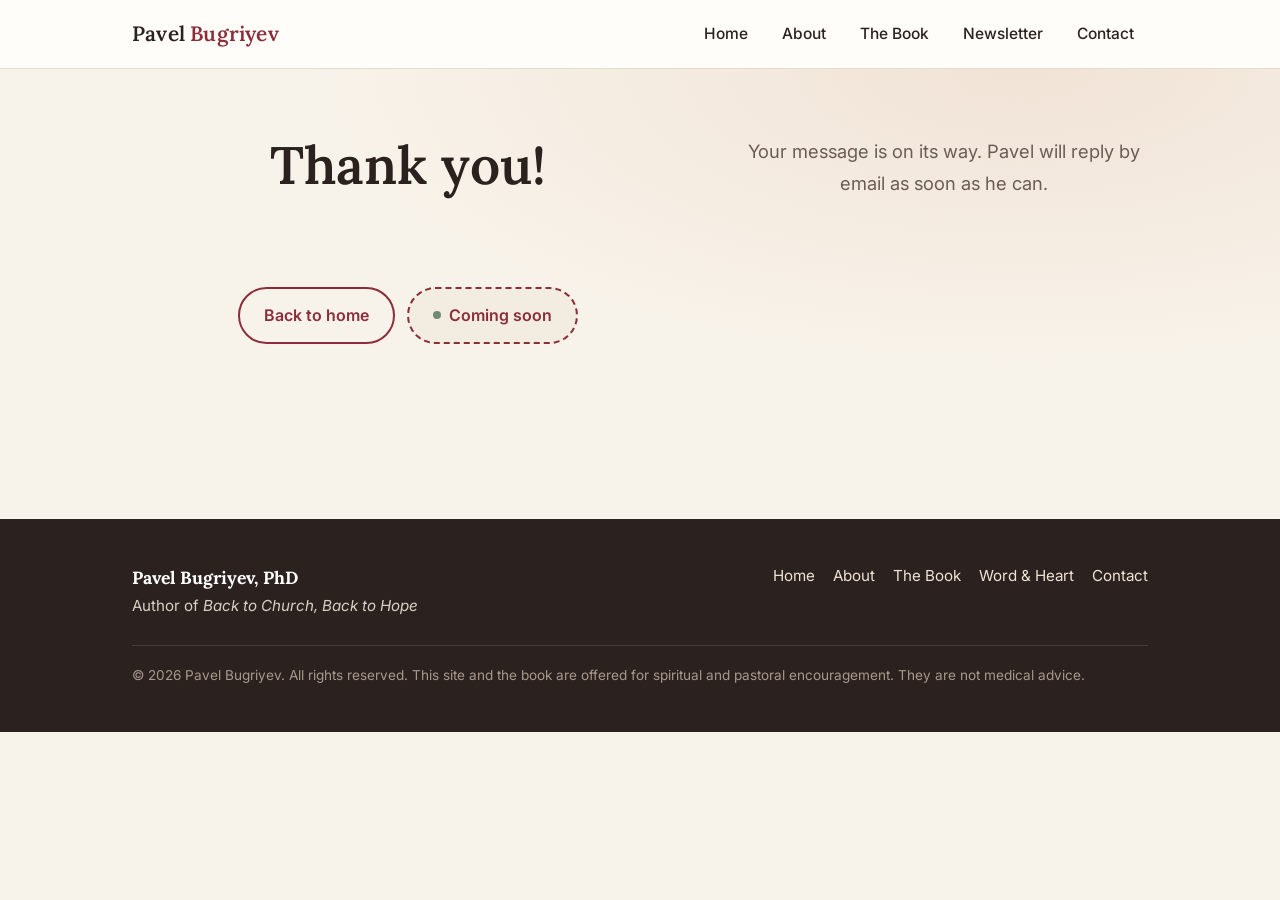
<file: thanks.html>
<!doctype html>
<html lang="en">
<head>
<meta charset="utf-8">
<meta name="viewport" content="width=device-width, initial-scale=1">
<title>Thank you | Pavel Bugriyev</title>
<meta name="description" content="Thanks for your message.">
<meta name="author" content="Pavel Bugriyev">
<link rel="canonical" href="https://bugriyev.com/thanks.html">
<meta name="theme-color" content="#8b2e3a">
<!-- Open Graph / social sharing -->
<meta property="og:type" content="website">
<meta property="og:site_name" content="Pavel Bugriyev">
<meta property="og:title" content="Thank you | Pavel Bugriyev">
<meta property="og:description" content="Thanks for your message.">
<meta property="og:url" content="https://bugriyev.com/thanks.html">
<meta property="og:image" content="https://bugriyev.com/assets/og-image-2026.jpg">
<meta property="og:image:width" content="1200">
<meta property="og:image:height" content="630">
<meta property="og:image:alt" content="Back to Church, Back to Hope by Pavel Bugriyev, PhD">
<meta name="twitter:card" content="summary_large_image">
<meta name="twitter:title" content="Thank you | Pavel Bugriyev">
<meta name="twitter:description" content="Thanks for your message.">
<meta name="twitter:image" content="https://bugriyev.com/assets/og-image-2026.jpg">
<link rel="icon" href="favicon.svg" type="image/svg+xml">
<link rel="preconnect" href="https://fonts.googleapis.com">
<link rel="preconnect" href="https://fonts.gstatic.com" crossorigin>
<link href="https://fonts.googleapis.com/css2?family=Inter:wght@400;500;600;700&family=Lora:ital,wght@0,500;0,600;1,500&display=swap" rel="stylesheet">
<link rel="stylesheet" href="styles.css">
<meta name="robots" content="noindex">
</head>
<body>
<a class="skip" href="#main">Skip to content</a>
<header class="site-header">
  <div class="wrap">
    <a class="brand" href="index.html">Pavel <span>Bugriyev</span></a>
    <button class="nav-toggle" aria-expanded="false" aria-controls="site-nav">Menu</button>
    <nav class="nav" id="site-nav" aria-label="Main">
      <ul>
        <li><a href="index.html">Home</a></li>
        <li><a href="about.html">About</a></li>
        <li><a href="book.html">The Book</a></li>
        <li><a href="https://wordandheart.substack.com">Newsletter</a></li>
        <li><a href="contact.html">Contact</a></li>
      </ul>
    </nav>
  </div>
</header>
<main id="main">

<section class="hero" style="min-height:50vh">
  <div class="wrap narrow center">
    <h1>Thank you!</h1>
    <p class="lead">Your message is on its way. Pavel will reply by email as soon as he can.</p>
    <div class="btn-row" style="justify-content:center"><a class="btn btn-ghost" href="index.html">Back to home</a><span class="btn btn-soon" aria-label="New paperback and hardcover editions coming soon">Coming soon</span></div>
  </div>
</section>
</main>
<footer class="site-footer">
  <div class="wrap">
    <div>
      <strong style="color:#fff;font-family:var(--serif);font-size:1.1rem">Pavel Bugriyev, PhD</strong><br>
      Author of <em>Back to Church, Back to Hope</em>
    </div>
    <nav aria-label="Footer">
      <ul>
        <li><a href="index.html">Home</a></li>
        <li><a href="about.html">About</a></li>
        <li><a href="book.html">The Book</a></li>
        <li><a href="https://wordandheart.substack.com">Word &amp; Heart</a></li>
        <li><a href="contact.html">Contact</a></li>
      </ul>
    </nav>
    <p class="copy">&copy; 2026 Pavel Bugriyev. All rights reserved. This site and the book are offered for spiritual and pastoral encouragement. They are not medical advice.</p>
  </div>
</footer>
<script>
  // Mobile menu toggle (the only script on the site besides the contact-form redirect helper)
  (function(){var b=document.querySelector('.nav-toggle'),n=document.getElementById('site-nav');
  if(b&&n)b.addEventListener('click',function(){var o=n.classList.toggle('open');b.setAttribute('aria-expanded',o)});})();
</script>
</body>
</html>
</file>
<file: styles.css>
/* Bugriyev.com — shared styles. Plain CSS, no build step. */
:root{
  --cream:#f8f3ea; --paper:#fffdf9; --ink:#2b211e; --muted:#6b5d55;
  --wine:#8b2e3a; --wine-dark:#6e2230; --sage:#6f8b72; --line:#e6dccd;
  --serif:"Lora",Georgia,"Times New Roman",serif;
  --sans:"Inter",system-ui,-apple-system,"Segoe UI",Roboto,Arial,sans-serif;
  --radius:14px; --max:1080px;
}
*{box-sizing:border-box}
html{scroll-behavior:smooth}
body{margin:0;background:var(--cream);color:var(--ink);font:17px/1.7 var(--sans);-webkit-font-smoothing:antialiased}
img{max-width:100%;height:auto;display:block}
a{color:var(--wine)}
a:hover{color:var(--wine-dark)}
h1,h2,h3{font-family:var(--serif);line-height:1.2;color:var(--ink);margin:0 0 .5em}
h1{font-size:clamp(2.1rem,5vw,3.3rem);font-weight:600}
h2{font-size:clamp(1.6rem,3.4vw,2.2rem);font-weight:600}
h3{font-size:1.25rem;font-weight:600}
p{margin:0 0 1.1em}
.wrap{max-width:var(--max);margin:0 auto;padding:0 22px}
.wrap{width:100%;padding:0 clamp(18px,4vw,32px)}
/* Narrow sections share the site's left edge; only the text measure narrows */
.wrap.narrow>*{max-width:720px}
.wrap.narrow.center>*{margin-left:auto;margin-right:auto}
main p,main li{overflow-wrap:break-word}
.lead,.hero p{max-width:62ch}
.skip{position:absolute;left:-999px;top:0;background:var(--wine);color:#fff;padding:8px 14px;z-index:99}
.skip:focus{left:10px;top:10px}

/* Header / nav */
.site-header{background:var(--paper);border-bottom:1px solid var(--line);position:sticky;top:0;z-index:20}
.site-header .wrap{display:flex;align-items:center;justify-content:space-between;min-height:68px;gap:16px}
.brand{font-family:var(--serif);font-size:1.3rem;font-weight:600;color:var(--ink);text-decoration:none;letter-spacing:.01em}
.brand span{color:var(--wine)}
.nav ul{list-style:none;display:flex;gap:6px;margin:0;padding:0}
.nav a{display:block;padding:8px 14px;border-radius:999px;color:var(--ink);text-decoration:none;font-weight:500;font-size:.97rem}
.nav a:hover{background:var(--cream)}
.nav a[aria-current="page"]{background:var(--wine);color:#fff}
.nav-toggle{display:none;background:none;border:1px solid var(--line);border-radius:10px;padding:8px 12px;font:inherit;color:var(--ink);cursor:pointer}
@media (max-width:720px){
  .nav-toggle{display:block}
  .nav{position:absolute;left:0;right:0;top:100%;background:var(--paper);border-bottom:1px solid var(--line);display:none}
  .nav.open{display:block}
  .nav ul{flex-direction:column;padding:10px 16px 16px}
  .nav a{border-radius:10px;padding:12px 14px}
}

/* Buttons */
.btn{display:inline-flex;align-items:center;gap:8px;padding:13px 24px;border-radius:999px;font-weight:600;text-decoration:none;border:2px solid var(--wine);transition:.15s;font-size:1rem;cursor:pointer;font-family:var(--sans)}
.btn-primary{background:var(--wine);color:#fff}
.btn-primary:hover{background:var(--wine-dark);border-color:var(--wine-dark);color:#fff}
.btn-ghost{background:transparent;color:var(--wine)}
.btn-ghost:hover{background:var(--wine);color:#fff}
.btn-row{display:flex;flex-wrap:wrap;gap:12px;margin-top:8px}

/* Sections */
section{padding:72px 0}
.section-alt{background:var(--paper);border-top:1px solid var(--line);border-bottom:1px solid var(--line)}
.eyebrow{font-size:.8rem;letter-spacing:.14em;text-transform:uppercase;color:var(--sage);font-weight:700;margin-bottom:.7em}
.lead{font-size:1.15rem;color:var(--muted)}
.center{text-align:center}

/* Hero */
.hero{padding:64px 0 76px;background:radial-gradient(1200px 500px at 80% 0%,#f1e3d6 0%,transparent 60%),var(--cream)}
.hero .wrap{display:grid;grid-template-columns:1.15fr .85fr;gap:56px;align-items:center}
.hero-cover{justify-self:center;max-width:300px;width:100%}
.hero .wrap>*{min-width:0}
.cover{border-radius:6px;box-shadow:0 2px 4px rgba(60,30,30,.12),0 22px 50px -12px rgba(80,30,30,.45);transform:rotate(1.2deg)}
.hero .tagline{font-family:var(--serif);font-style:italic;font-size:1.25rem;color:var(--wine);margin-bottom:.6em}
.byline{font-weight:600;color:var(--muted);margin-bottom:1.2em}
@media (max-width:820px){.hero .wrap{grid-template-columns:1fr;gap:36px}.hero p{margin-left:auto;margin-right:auto}.hero-cover{order:-1;max-width:240px}.hero{text-align:center}.btn-row{justify-content:center}}

/* Cards */
.cards{display:grid;grid-template-columns:repeat(3,1fr);gap:22px;margin-top:28px}
.card{background:var(--paper);border:1px solid var(--line);border-radius:var(--radius);padding:26px}
.section-alt .card{background:var(--cream)}
.card p{color:var(--muted);margin:0}
.card .num{font-family:var(--serif);font-size:2rem;color:var(--wine);line-height:1;margin-bottom:10px}
@media (max-width:980px) and (min-width:621px){.cards{grid-template-columns:repeat(2,1fr)}}
@media (max-width:620px){.cards{grid-template-columns:1fr}}

/* Quote */
.quote{font-family:var(--serif);font-size:clamp(1.3rem,2.6vw,1.75rem);line-height:1.5;color:var(--ink);border-left:4px solid var(--wine);padding:4px 0 4px 26px;margin:0}
.quote cite{display:block;font-family:var(--sans);font-style:normal;font-size:.95rem;color:var(--muted);margin-top:14px}

/* Signup placeholder */
@media (max-width:480px){section{padding:56px 0}.btn{padding:12px 20px}}

/* Book page */
.book-grid{display:grid;grid-template-columns:minmax(220px,280px) minmax(0,1fr);gap:56px;align-items:start}
.book-grid .cover{transform:none}
.book-grid>div:last-child{max-width:68ch}
@media (min-width:821px){.book-grid>div:first-child{position:sticky;top:96px}}
.details{list-style:none;padding:0;margin:22px 0 0;font-size:.95rem;color:var(--muted)}
.details li{padding:8px 0;border-bottom:1px solid var(--line)}
.details strong{color:var(--ink)}
.parts{counter-reset:part;list-style:none;padding:0;margin:0;display:grid;gap:14px}
.parts li{background:var(--paper);border:1px solid var(--line);border-radius:var(--radius);padding:18px 22px 18px 66px;position:relative}
.parts li::before{counter-increment:part;content:counter(part);position:absolute;left:20px;top:16px;width:32px;height:32px;border-radius:50%;background:var(--wine);color:#fff;font-family:var(--serif);display:grid;place-items:center;font-weight:600}
.parts li span{display:block;color:var(--muted);font-size:.95rem}
.ticks{padding-left:1.2em}
.ticks li{margin-bottom:.45em}
.note{background:#f3ece0;border-radius:var(--radius);padding:20px 24px;color:var(--muted);font-size:.95rem}
@media (max-width:820px){.book-grid{grid-template-columns:1fr}.book-grid>div:first-child{max-width:260px;margin:0 auto}}

/* About */
.about-grid{display:grid;grid-template-columns:minmax(0,1fr) 300px;gap:48px;align-items:start}
.facts{background:var(--paper);border:1px solid var(--line);border-radius:var(--radius);padding:24px}
.facts h3{font-size:1.05rem}
.facts ul{list-style:none;padding:0;margin:0;font-size:.95rem;color:var(--muted)}
.facts li{padding:8px 0;border-bottom:1px solid var(--line)}
.facts li:last-child{border:0}
@media (max-width:820px){.about-grid{grid-template-columns:1fr}}

/* Forms */
form.contact{display:grid;gap:16px;background:var(--paper);border:1px solid var(--line);border-radius:var(--radius);padding:28px}
label{font-weight:600;font-size:.95rem;display:block;margin-bottom:6px}
input,select,textarea{width:100%;font:inherit;padding:12px 14px;border:1px solid #d8ccbb;border-radius:10px;background:#fff;color:var(--ink)}
input:focus,select:focus,textarea:focus{outline:3px solid rgba(139,46,58,.2);border-color:var(--wine)}
textarea{min-height:160px;resize:vertical}
.hp{position:absolute;left:-5000px}
.form-row{display:grid;grid-template-columns:1fr 1fr;gap:16px}
@media (max-width:620px){.form-row{grid-template-columns:1fr}}
.small{font-size:.88rem;color:var(--muted)}

/* Footer */
.site-footer{background:#2b211e;color:#d9cfc4;padding:44px 0 30px;font-size:.95rem}
.site-footer .wrap{display:flex;align-items:flex-start;flex-wrap:wrap;justify-content:space-between;gap:20px}
.site-footer a{color:#f0e3d6;text-decoration:none}
.site-footer a:hover{text-decoration:underline}
.site-footer nav ul{list-style:none;display:flex;flex-wrap:wrap;gap:18px;margin:0;padding:0}
.site-footer .copy{width:100%;border-top:1px solid #4a3c36;padding-top:18px;margin-top:6px;color:#a8998d;font-size:.85rem}
/* "Coming soon" badge shown in place of buy buttons until the new edition is live (not a link) */
.btn-soon{background:#f3ece0;color:var(--wine);border:2px dashed var(--wine);cursor:default;user-select:none}
.btn-soon::before{content:"";width:8px;height:8px;border-radius:50%;background:var(--sage)}
/* Card icons: circle badges. Variant A = .icons-a (thin wine ring), B = .icons-b (solid wine disc) */
.card-icon{display:block;width:60px;height:60px;margin:0 0 16px}
.card-icon .ci-glyph{fill:none;stroke-width:1.6;stroke-linecap:round;stroke-linejoin:round}
.icons-a .ci-disc{fill:var(--paper);stroke:var(--wine);stroke-width:1.25}
.icons-a .ci-glyph{stroke:var(--wine)}
.icons-b .ci-disc{fill:var(--wine);stroke:none}
.icons-b .ci-glyph{stroke:var(--cream)}

/* Word & Heart Substack signup */
.wh{padding-top:0}
.wh-grid{display:grid;grid-template-columns:1fr minmax(0,440px);gap:48px;align-items:center;background:#fff;border:1px solid var(--line);border-top:4px solid var(--wine);border-radius:var(--radius);padding:36px 40px}
.wh-copy p:last-child{margin-bottom:0}
.wh-copy .lead{font-family:var(--serif);font-style:italic;color:var(--wine-dark)}
.wh-alt{font-size:.9rem;color:var(--muted)}
.wh-embed{display:flex;justify-content:center}
.wh-embed iframe{display:block;width:100%;max-width:440px;height:320px;border:0;background:#fff}
@media (max-width:820px){.wh-grid{grid-template-columns:1fr;padding:28px 22px;gap:8px}.wh-embed iframe{max-width:100%;margin:-12px 0 -24px}.wh-alt{position:relative;z-index:1;margin-bottom:0}}
</file>
